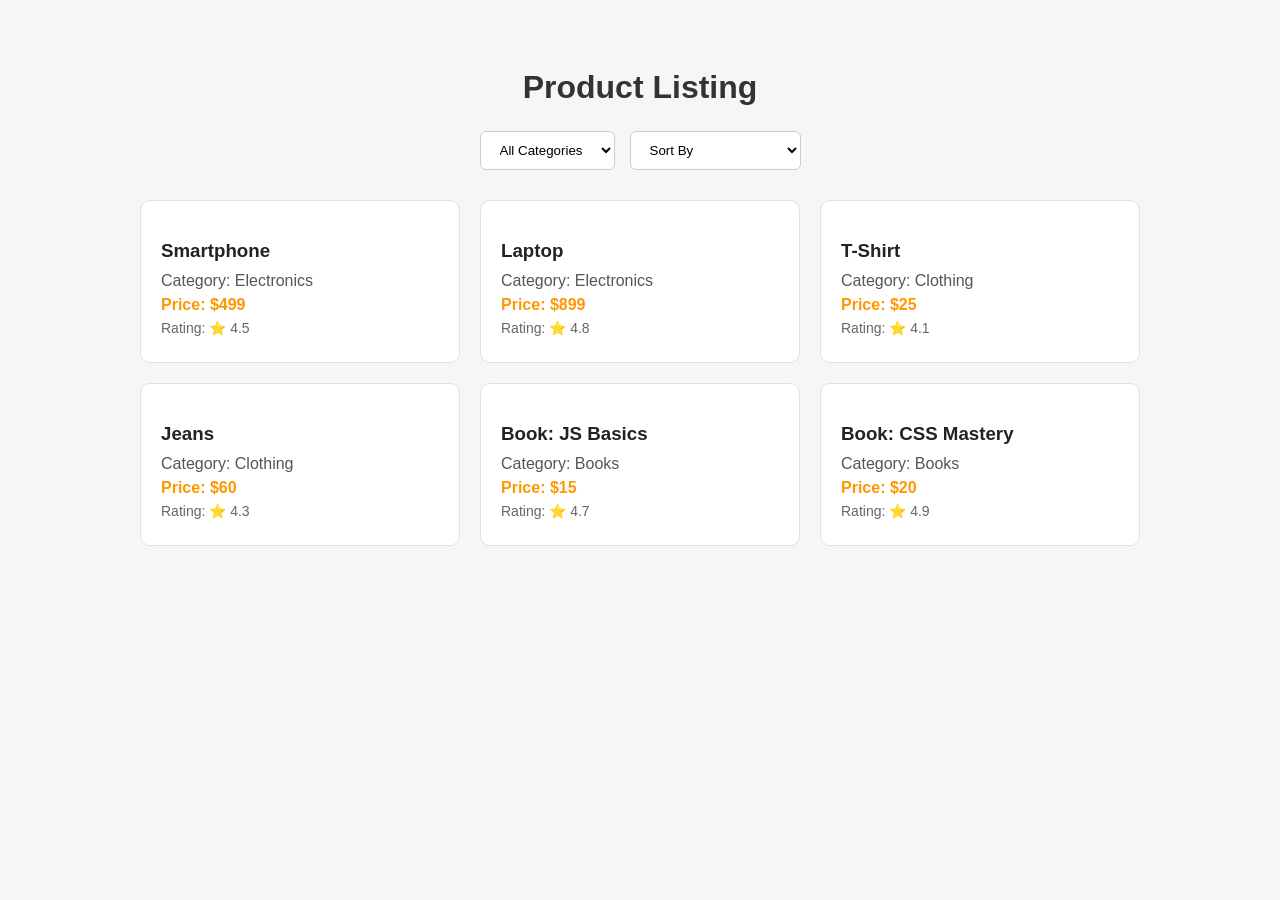
<file: Task3-Simple Ecommerce webpage/index.html>
<!DOCTYPE html>
<html lang="en">
<head>
  <meta charset="UTF-8">
  <meta name="viewport" content="width=device-width, initial-scale=1.0">
  <title>Product Listing Page</title>
  <link rel="stylesheet" href="style.css">
</head>
<body>
  <div class="container">
    <h1>Product Listing</h1>

    <div class="controls">
      <select id="categoryFilter">
        <option value="all">All Categories</option>
        <option value="Electronics">Electronics</option>
        <option value="Clothing">Clothing</option>
        <option value="Books">Books</option>
      </select>

      <select id="sortFilter">
        <option value="default">Sort By</option>
        <option value="price-asc">Price: Low → High</option>
        <option value="price-desc">Price: High → Low</option>
        <option value="rating-desc">Rating: High → Low</option>
      </select>
    </div>

    <div class="products-grid" id="productsGrid"></div>
  </div>

  <script src="script.js"></script>
</body>
</html>
</file>
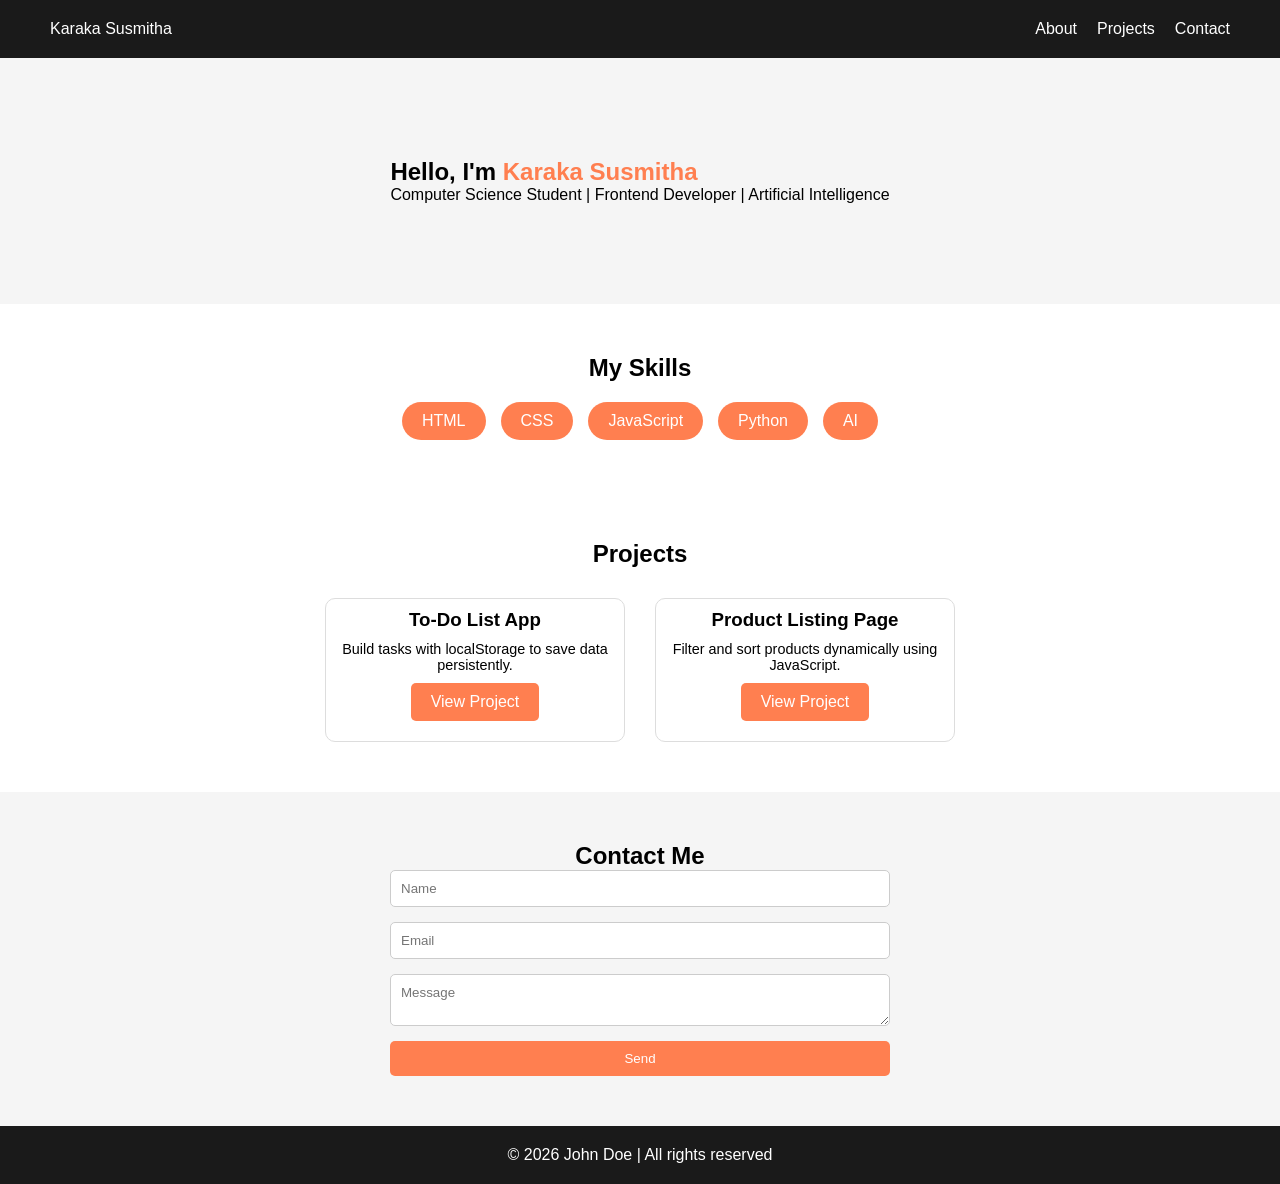
<file: Task5-Final Project/index.html>
<!DOCTYPE html>
<html lang="en">
<head>
  <meta charset="UTF-8">
  <meta name="viewport" content="width=device-width, initial-scale=1.0">
  <title>k.susmitha Portfolio</title>
  <link rel="stylesheet" href="style.css">
</head>
<body>

  <!-- Navbar -->
  <nav class="navbar">
    <div class="logo">Karaka Susmitha</div>
    <ul class="nav-links">
      <li><a href="#about">About</a></li>
      <li><a href="#projects">Projects</a></li>
      <li><a href="#contact">Contact</a></li>
    </ul>
  </nav>

  <!-- About Section -->
  <section id="about" class="hero">
    <div class="hero-text">
      <h1>Hello, I'm <span>Karaka Susmitha</span></h1>
      <p>Computer Science Student | Frontend Developer | Artificial Intelligence </p>
    </div>
  </section>

  <!-- Skills -->
  <section class="skills">
    <h2>My Skills</h2>
    <div class="skill-container">
      <div class="skill">HTML</div>
      <div class="skill">CSS</div>
      <div class="skill">JavaScript</div>
      <div class="skill">Python</div>
      <div class="skill">AI</div>
    </div>
  </section>

  <!-- Projects -->
  <section id="projects" class="projects">
    <h2>Projects</h2>
    <div class="project-grid">
      <div class="project-card">
        <h3>To-Do List App</h3>
        <p>Build tasks with localStorage to save data persistently.</p>
        <a href="../TO-DO LIST APP/index.html" target="_blank" class="btn">View Project</a>
      </div>
      <div class="project-card">
        <h3>Product Listing Page</h3>
        <p>Filter and sort products dynamically using JavaScript.</p>
        <a href="../product-page/index.html" target="_blank" class="btn">View Project</a>
      </div>
    </div>
  </section>

  <!-- Contact -->
  <section id="contact" class="contact">
    <h2>Contact Me</h2>
    <form id="contactForm">
      <input type="text" placeholder="Name" required>
      <input type="email" placeholder="Email" required>
      <textarea placeholder="Message" required></textarea>
      <button type="submit">Send</button>
    </form>
  </section>

  <footer>
    <p>&copy; 2026 John Doe | All rights reserved</p>
  </footer>

  <script src="script.js"></script>
</body>
</html>
</file>
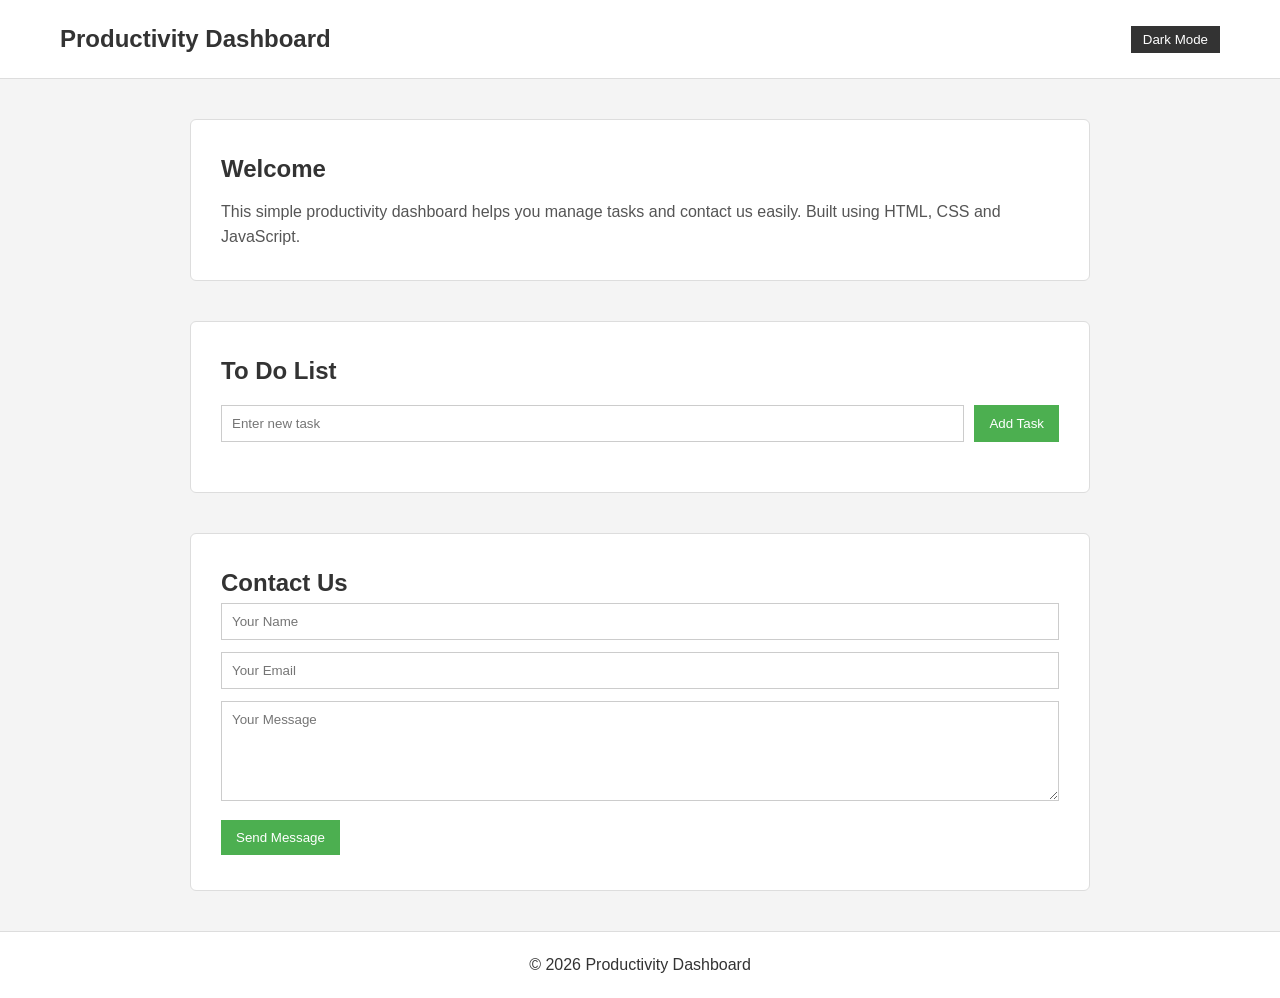
<file: Task1-TO DO LIST/index2.html>
<!DOCTYPE html>
<html lang="en">

<head>
<meta charset="UTF-8">
<meta name="viewport" content="width=device-width, initial-scale=1.0">

<title>Productivity Dashboard</title>

<link rel="stylesheet" href="style2.css">

</head>

<body>

<header>

<h1>Productivity Dashboard</h1>

<button id="darkBtn">Dark Mode</button>

</header>


<!-- Welcome Section -->

<section class="welcome">

<h2>Welcome</h2>

<p>
This simple productivity dashboard helps you manage tasks
and contact us easily. Built using HTML, CSS and JavaScript.
</p>

</section>


<!-- Todo Section -->

<section class="todo">

<h2>To Do List</h2>

<div class="input-area">

<input type="text" id="taskInput" placeholder="Enter new task">

<button onclick="addTask()">Add Task</button>

</div>

<ul id="taskList"></ul>

</section>


<!-- Contact Section -->

<section class="contact">

<h2>Contact Us</h2>

<form id="contactForm">

<input type="text" id="name" placeholder="Your Name">

<input type="email" id="email" placeholder="Your Email">

<textarea id="message" placeholder="Your Message"></textarea>

<button type="submit">Send Message</button>

<p id="error"></p>

</form>

</section>


<footer>

<p>© 2026 Productivity Dashboard</p>

</footer>

<script src="script2.js"></script>

</body>
</html>
</file>
<file: Task3-Simple Ecommerce webpage/style.css>
body {
  font-family: Arial, sans-serif;
  background: #f4f6f8;
  padding: 40px 20px;
  display: flex;
  justify-content: center;
}

.container {
  max-width: 1000px;
  width: 100%;
}

h1 {
  text-align: center;
  margin-bottom: 25px;
  color: #333;
}

/* Controls */
.controls {
  display: flex;
  justify-content: center;
  gap: 15px;
  margin-bottom: 30px;
}

select {
  padding: 10px 15px;
  border-radius: 6px;
  border: 1px solid #ccc;
  background: white;
  cursor: pointer;
}

/* Grid */
.products-grid {
  display: grid;
  grid-template-columns: repeat(auto-fit, minmax(250px, 1fr));
  gap: 20px;
}

/* Card */
.product-card {
  background: #fff;
  border-radius: 10px;
  padding: 20px;
  border: 1px solid #e0e0e0;
  transition: 0.3s;
}

.product-card:hover {
  transform: translateY(-5px);
  box-shadow: 0 8px 20px rgba(0,0,0,0.08);
}

.product-card h3 {
  margin-bottom: 10px;
  color: #222;
}

.product-card p {
  margin: 6px 0;
  color: #555;
}

/* Highlight price */
.product-card p:nth-child(3) {
  font-weight: bold;
  color: #ff9800;
}

/* Rating style */
.product-card p:nth-child(4) {
  color: #666;
  font-size: 14px;
}
</file>
<file: Task5-Final Project/style.css>
/* Reset */
* {
  margin: 0;
  padding: 0;
  box-sizing: border-box;
  font-family: 'Arial', sans-serif;
}

/* Navbar */
.navbar {
  display: flex;
  justify-content: space-between;
  align-items: center;
  padding: 20px 50px;
  background: #1a1a1a;
  color: #fff;
}

.navbar .nav-links {
  list-style: none;
  display: flex;
  gap: 20px;
}

.navbar .nav-links a {
  text-decoration: none;
  color: #fff;
  transition: 0.3s;
}

.navbar .nav-links a:hover {
  color: #ff7f50;
}

/* Hero */
.hero {
  display: flex;
  justify-content: space-around;
  align-items: center;
  padding: 100px 50px;
  background: #f5f5f5;
}

.hero-text h1 span {
  color: #ff7f50;
}

.hero-img img {
  width: 250px;
  border-radius: 50%;
}

/* Skills */
.skills {
  padding: 50px;
  text-align: center;
}

.skill-container {
  display: flex;
  justify-content: center;
  flex-wrap: wrap;
  gap: 15px;
  margin-top: 20px;
}

.skill {
  background: #ff7f50;
  color: #fff;
  padding: 10px 20px;
  border-radius: 20px;
}

/* Projects */
.projects {
  padding: 50px;
  text-align: center;
}

.project-grid {
  display: flex;
  justify-content: center;
  flex-wrap: wrap;
  gap: 30px;
  margin-top: 30px;
}

.project-card {
  width: 300px;
  border: 1px solid #ddd;
  border-radius: 10px;
  overflow: hidden;
  transition: transform 0.3s;
}

.project-card:hover {
  transform: scale(1.05);
}

.project-card img {
  width: 100%;
  height: 200px;
  object-fit: cover;
}

.project-card h3 {
  margin: 10px 0;
}

.project-card p {
  padding: 0 10px;
  font-size: 0.9rem;
}

.btn {
  display: inline-block;
  margin: 10px 0 20px;
  padding: 10px 20px;
  background: #ff7f50;
  color: #fff;
  border-radius: 5px;
  text-decoration: none;
}

/* Contact */
.contact {
  padding: 50px;
  background: #f5f5f5;
  text-align: center;
}

.contact form {
  display: flex;
  flex-direction: column;
  max-width: 500px;
  margin: auto;
  gap: 15px;
}

.contact input, .contact textarea {
  padding: 10px;
  border-radius: 5px;
  border: 1px solid #ccc;
}

.contact button {
  padding: 10px;
  border: none;
  background: #ff7f50;
  color: #fff;
  cursor: pointer;
  border-radius: 5px;
}

/* Footer */
footer {
  text-align: center;
  padding: 20px;
  background: #1a1a1a;
  color: #fff;
}

/* Responsive */
@media(max-width: 900px) {
  .hero {
    flex-direction: column;
    gap: 30px;
  }

  .project-grid {
    flex-direction: column;
    align-items: center;
  }
}
</file>
<file: Task1-TO DO LIST/style2.css>
*{
margin:0;
padding:0;
box-sizing:border-box;
font-family:Arial, Helvetica, sans-serif;
}

body{
background:#f5f5f5;
color:#333;
}

/* HEADER */

header{
display:flex;
justify-content:space-between;
align-items:center;
padding:15px 40px;
background:white;
border-bottom:1px solid #ddd;
}

#darkBtn{
padding:6px 12px;
border:none;
background:#333;
color:white;
cursor:pointer;
}

/* MAIN HORIZONTAL LAYOUT */

.main-container{
display:flex;
gap:20px;
padding:30px 40px;
}

/* Reset */

*{
margin:0;
padding:0;
box-sizing:border-box;
font-family:Arial, Helvetica, sans-serif;
}


/* Body */

body{
background:#f4f4f4;
color:#333;
line-height:1.6;
}


/* Header */

header{
display:flex;
justify-content:space-between;
align-items:center;
padding:20px 60px;
background:white;
border-bottom:1px solid #ddd;
}

header h1{
font-size:24px;
}

#darkBtn{
padding:6px 12px;
background:#333;
color:white;
border:none;
cursor:pointer;
}


/* Sections */

section{
max-width:900px;
margin:40px auto;
padding:30px;
background:white;
border:1px solid #ddd;
border-radius:6px;
}


/* Welcome */

.welcome p{
margin-top:10px;
color:#555;
}


/* Todo */

.todo h2{
margin-bottom:15px;
}

.input-area{
display:flex;
gap:10px;
margin-bottom:20px;
}

.input-area input{
flex:1;
padding:10px;
border:1px solid #ccc;
}

button{
padding:10px 15px;
border:none;
background:#4CAF50;
color:white;
cursor:pointer;
}

button:hover{
background:#45a049;
}

#taskList{
list-style:none;
}

#taskList li{
padding:10px;
border-bottom:1px solid #eee;
display:flex;
justify-content:space-between;
cursor:pointer;
}

#taskList li.completed{
text-decoration:line-through;
color:#777;
}

.delete{
background:red;
color:white;
border:none;
padding:4px 8px;
cursor:pointer;
}


/* Contact */

.contact input,
.contact textarea{
width:100%;
padding:10px;
margin-bottom:12px;
border:1px solid #ccc;
}

.contact textarea{
height:100px;
}

#error{
font-size:14px;
margin-top:5px;
}


/* Footer */

footer{
text-align:center;
padding:20px;
background:white;
border-top:1px solid #ddd;
margin-top:30px;
}


/* Dark Mode */

.dark{
background:#1e1e1e;
color:white;
}

.dark section,
.dark header,
.dark footer{
background:#2c2c2c;
color:white;
border-color:#444;
}
</file>
